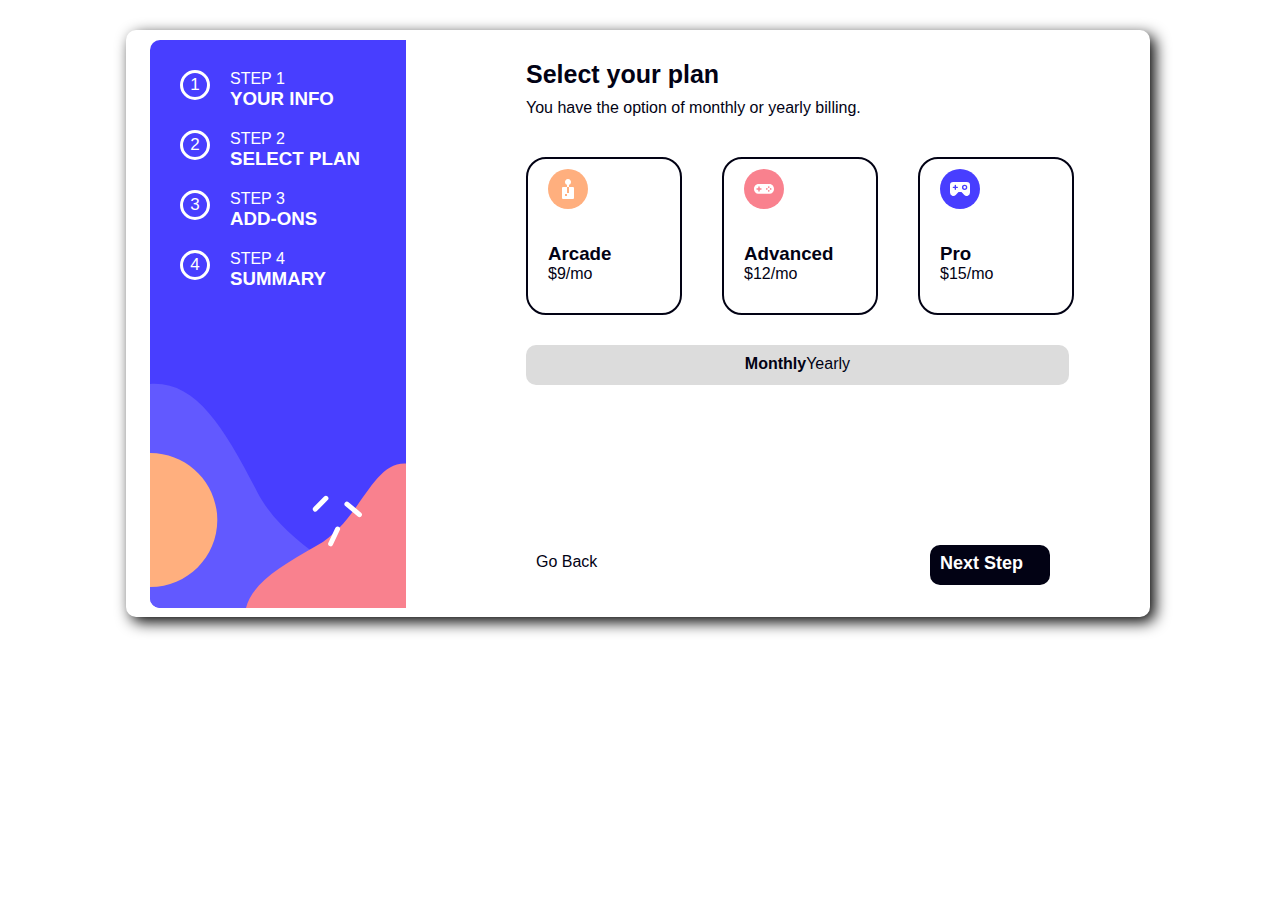
<file: index.html>
<!DOCTYPE html>
<html lang="en">
<head>
    <meta charset="UTF-8">
    <meta http-equiv="X-UA-Compatible" content="IE=edge">
    <meta name="viewport" content="width=device-width, initial-scale=1.0">
    <title>Challange</title>
    <link rel="stylesheet" href="index.css">
</head>
<body>
    <div class="container">
       
        <div class="container2">
            <h1>Select your plan</h1>
            <p>You have the option of monthly or yearly billing.</p>
            <div class="card">
                <div class="card1">
                <img src="./images/icon-arcade.svg" alt="">
                <h3>Arcade</h3>
                <p>$9/mo</p>
                    
                </div>
                <div class="card1">
                    <img src="./images/icon-advanced.svg" alt="">
                    <h3>Advanced</h3>
                    <p>$12/mo</p>
                </div>
                <div class="card1">
                    <img src="./images/icon-pro.svg" alt="">
                    <h3>Pro</h3>
                    <p>$15/mo</p>
                </div>
            </div>
            <div class="yearly"><strong>Monthly</strong><span>Yearly</span></div>
            <div class="foot">
                <a href="./page.html" style="background: none;font-size: 16px;
                 font-weight: 400; color: rgb(2, 2, 20);" >Go Back</a> 
                <a href="./thank.html">Next Step</a> 
            </div>
        </div>
        <div class="container1">
            <div class="steps">
             <div class="step1"><span><a href="./page.html">1</a></span><strong><p>STEP 1</p><h3>YOUR INFO</h3></strong></div>
             <div class="step1"><span><a href="./index.html">2</a></span><strong><p>STEP 2</p><h3>SELECT PLAN</h3></strong></div>
             <div class="step1"><span><a href="">3</a></span><strong><p>STEP 3</p><h3>ADD-ONS</h3></strong></div>
             <div class="step1"><span><a href="thank.html">4</a></span><strong><p>STEP 4</p><h3>SUMMARY</h3></strong></div>
            </div> 
         </div>
    </div>
</body>
</html>
</file>
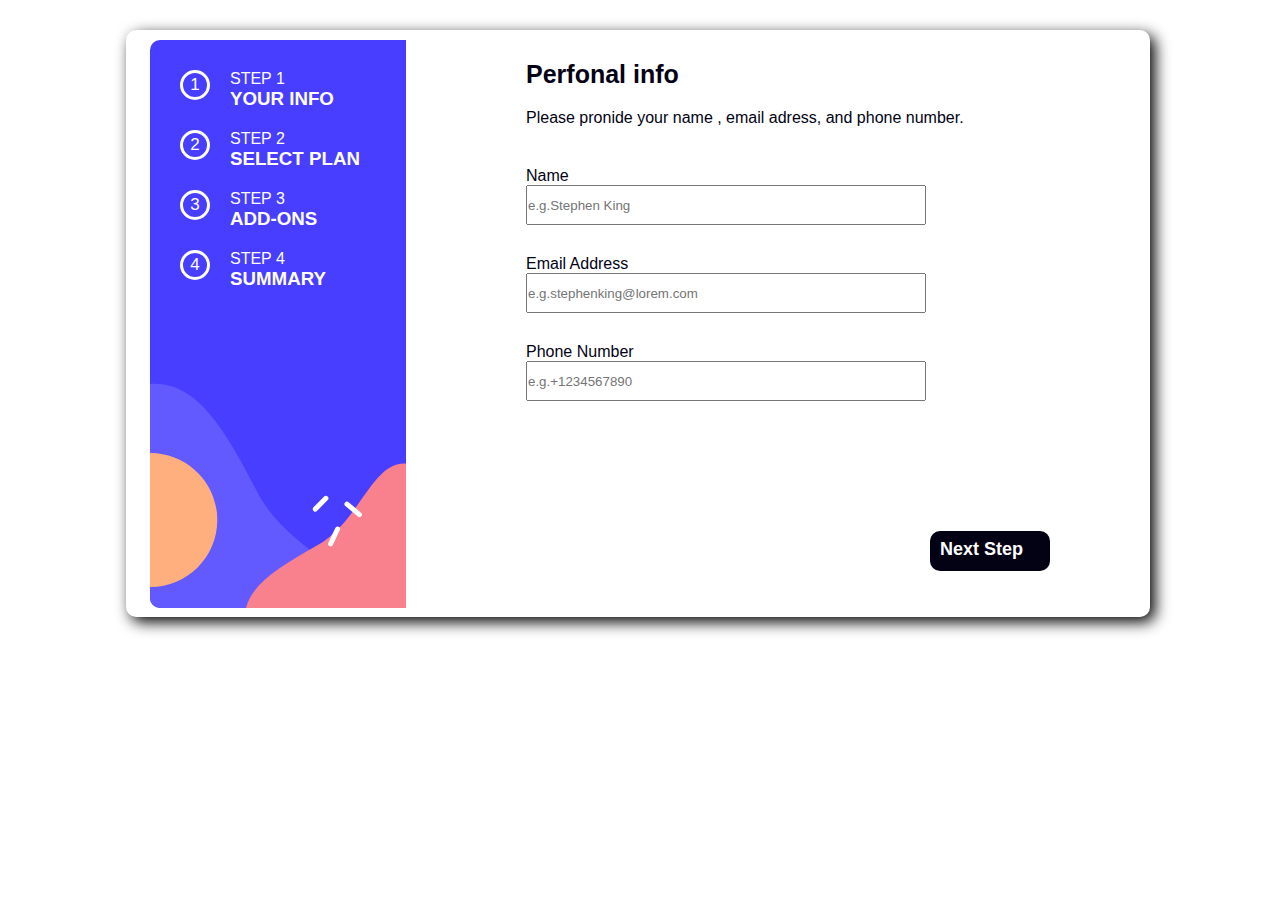
<file: page.html>
<!DOCTYPE html>
<html lang="en">
<head>
    <meta charset="UTF-8">
    <meta http-equiv="X-UA-Compatible" content="IE=edge">
    <meta name="viewport" content="width=device-width, initial-scale=1.0">
    <title>Challenge</title>
    <link rel="stylesheet" href="./index.css">
</head>
<body>
    <div class="container">
    <div class="container3">
        <h1>Perfonal info</h1>
        <p>Please pronide your name , email adress, and phone number.</p>
       <form ><p>Name</p> 
        <input type="text" placeholder="e.g.Stephen King">
         <p>Email Address</p>
        <input type="text"  placeholder="e.g.stephenking@lorem.com">
        <p>Phone Number</p> 
        <input type="number" placeholder="e.g.+1234567890"> <br>
        <a href="./index.html">Next Step</a> 
    </form> 
    </div>
    <div class="container1">
        <div class="steps">
         <div class="step1"><span><a href="./page.html">1</a></span><strong><p>STEP 1</p><h3>YOUR INFO</h3></strong></div>
         <div class="step1"><span><a href="index.html">2</a></span><strong><p>STEP 2</p><h3>SELECT PLAN</h3></strong></div>
         <div class="step1"><span><a href="">3</a></span><strong><p>STEP 3</p><h3>ADD-ONS</h3></strong></div>
         <div class="step1"><span><a href="thank.html">4</a></span><strong><p>STEP 4</p><h3>SUMMARY</h3></strong></div>
        </div> 
     </div> </div>
</body>
</html>
</file>
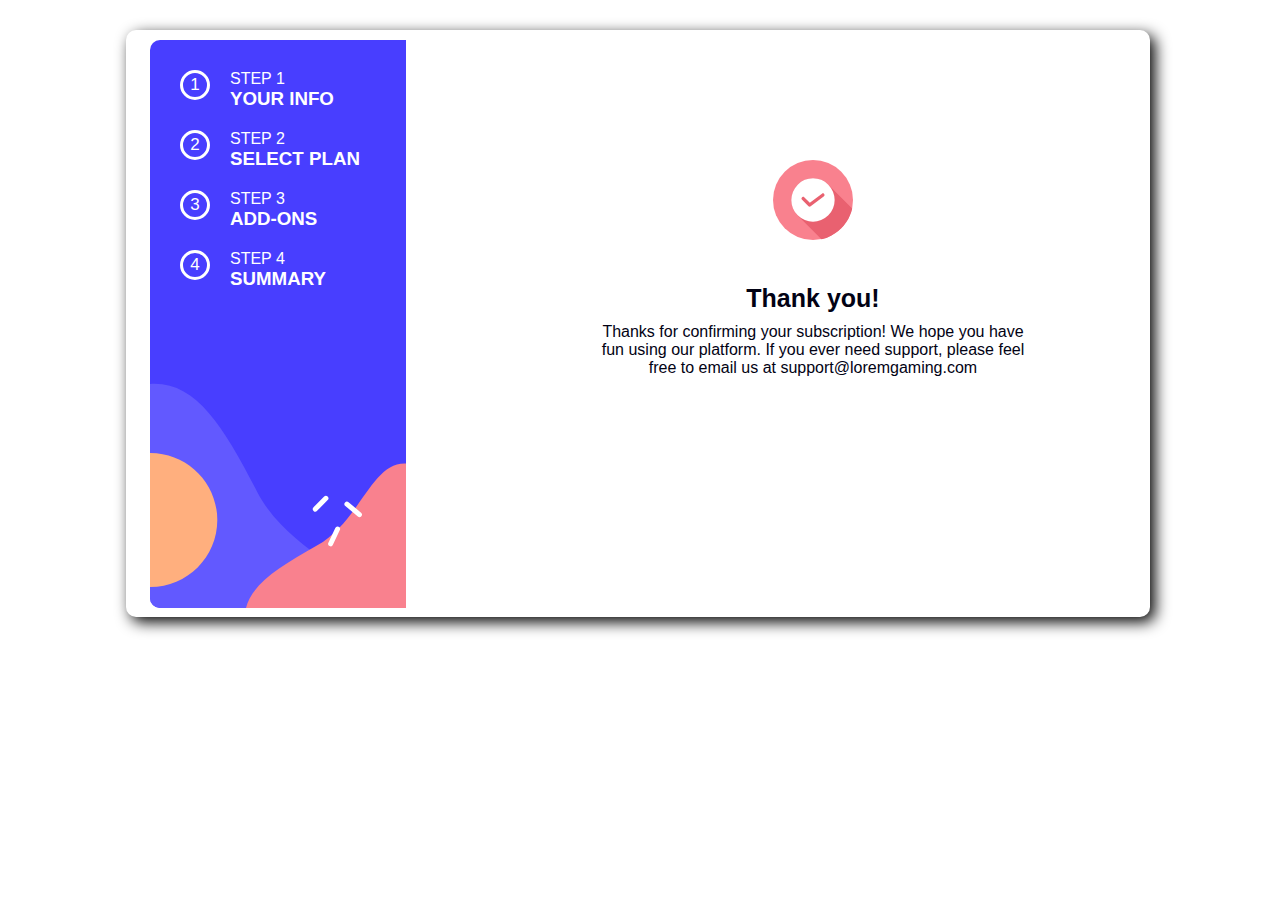
<file: thank.html>
<!DOCTYPE html>
<html lang="en">
<head>
    <meta charset="UTF-8">
    <meta http-equiv="X-UA-Compatible" content="IE=edge">
    <meta name="viewport" content="width=device-width, initial-scale=1.0">
    <title>Challange</title>
    <link rel="stylesheet" href="./index.css">
</head>
<body>
    <div class="container">
     <div class="container4">
            <img src="./images/icon-thank-you.svg" alt="">
            <h1>Thank you!</h1>
            <p>Thanks for confirming your subscription! We hope you have <br>
            fun using our platform. If you ever need support, please feel <br>
            free to email us at support@loremgaming.com</p>
        </div>
        <div class="container1">
        <div class="steps">
         <div class="step1"><span><a href="./page.html">1</a></span><strong><p>STEP 1</p><h3>YOUR INFO</h3></strong></div>
         <div class="step1"><span><a href="index.html">2</a></span><strong><p>STEP 2</p><h3>SELECT PLAN</h3></strong></div>
         <div class="step1"><span><a href="">3</a></span><strong><p>STEP 3</p><h3>ADD-ONS</h3></strong></div>
         <div class="step1"><span><a href="thank.html">4</a></span><strong><p>STEP 4</p><h3>SUMMARY</h3></strong></div>
        </div> 
    </div>  </div>
</body>
</html>
</file>
<file: index.css>
*{
    margin: 0;
    padding: 0;
    box-sizing: border-box;
}
.container{
    width: 100%;
    font-family: Verdana, Geneva, Tahoma, sans-serif;
    position: relative;
    
}
.container1{
    width: 20%;
    background-image: url(./images/bg-sidebar-desktop.svg);
    height: 568px;
    padding-left: 30px;
    padding-top: 30px;
    position: absolute;
    top: 40px;
   left: 150px;
}
.steps{
    display: block; 
}
.step1 {
    display: flex;
    gap: 20px;
    padding-bottom: 20px; color: white;
}
.step1 strong p{
    font-weight: 300;
}
.step1 strong h3{
    font-weight: 700;
}
.step1 span{
    padding-top: 2px;
    border: 3px solid white;
    color: white;
    border-radius: 50%;
    height: 30px;
    width: 30px;
   text-align: center;

}
.step1 span a{
    color: white;
    text-decoration: none;
    font-size: 17px;
    
}
.card {
    padding-top: 40px;
    display: flex;
    gap: 40px; 
}
.container2 {
    border-radius: 10px;
    height: 587px;
    padding-left: 400px;
    float: right;
    background-color: white;
    width: 80%;
    position: relative;
    padding-top: 30px;
    color:  rgb(2, 2, 20);
    margin-right: 130px;
    margin-top: 30px;
    box-shadow: 5px 5px 15px  black;
}
.yearly{
    background-color: gainsboro;
    height: 40px;
    width: 87%;
    border-radius: 10px;
    margin-top: 30px;
    padding-top: 10px;
    text-align: center;
}
.card1{
    width: 25%;
    height: 40%;
    padding: 10px 10px 30px 20px;
    border: 2px solid rgb(2, 2, 20);
    border-radius: 20px;
}
.card1 img{
    padding-bottom: 30px;
}
.container h1{
    font-size: 25px;
    padding-bottom: 10px;
    color: rgb(2, 2, 20); ;
}
.card1:hover{
    background-color: whitesmoke;
}
.foot{
    display: flex;
    justify-content: space-between;
    margin-right: 100px;
    margin-top: 160px;
}
.foot a{
    width: 120px;
    height: 40px;
    padding-top: 8px;
    padding-left: 10px;
    color: white;
    font-weight: bold;
    font-size: 18px;
    border-radius: 10px;
    background-color:  rgb(2, 2, 20);
    border: none;
    text-decoration: none;
}
.foot a:hover{
    background-color: gainsboro;
    color: rgb(2, 2, 20); ;
}
.container3{
    border-radius: 10px;
    height: 587px;
    padding-left: 400px; 
    width: 80%;
    float: right;
    position: relative;
    padding-top: 30px;
    color:  rgb(2, 2, 20);
    margin-right: 130px;
    margin-top: 30px;
    background-color: white;
    box-shadow: 5px 5px 15px  black;
    font-family: Verdana, Geneva, Tahoma, sans-serif;
}
.container3 form input{
    width: 400px;
    height: 40px;
    margin-bottom: 30px;
}
form a{
width: 120px;
height: 40px;
margin-right: 100px;
margin-top: 100px;
text-decoration: none;
padding-top: 8px;
padding-left: 10px;
font-size: 18px;
background:  rgb(2, 2, 20);
float: right;
font-weight: bold;
color: white;
border: none;
border-radius: 10px;
}
form a:hover{
    background-color: gainsboro;
    color:  rgb(2, 2, 20);;
}
form{
    padding-top: 40px;
}
.container3 h1{
    padding-bottom: 20px;
}
.container4{
    border-radius: 10px;
    height: 587px;
    padding-left: 350px;
    float: right;
    background-color:white;
    width: 80%;
    position: relative;
    box-shadow: 5px 5px 15px  black;
    text-align: center;
    padding-top: 30px;
    color:  rgb(2, 2, 20);
    margin-right: 130px;
    margin-top: 30px; 
}
.container4 img{
    padding-top: 100px;
}
.container4 h1{
    padding-top: 40px;
}
@media screen and (max-width:500px) {
.container1{
    background-image: url(./images/bg-sidebar-mobile.svg);
    background-repeat: no-repeat;
    position: absolute;
   left: 0px;
   width: 100%;
   margin-top: -40px;
   padding-left: 10px;
}
.steps{
    display: flex;
 margin-left: 60px;
    
}
.steps strong{
    display: none;
}
.container{
    position: relative;
    background-color: whitesmoke;
}
.step1{
    display: block;
    
}
.step1 span{
    padding-top: 0px;
    padding-left: 10px;
    display: flex;
    height: 40px;
    position: relative;
    margin-left: 10px;
    width: 40px;
    align-items: center;

}
.container4{
   margin-right: 10px;
    width: 94%;
    padding-left: 20px;
    z-index: 1;
    padding-left: 10px;
   height: 450px;
  padding-top: 0px;
  margin-top: 100px;
  padding-bottom: 100px;
}
.container4 p{
    flex-wrap: wrap;
    padding-left: 10px;
    padding-right: 10px;
}
.container3{
    margin-right: 10px;
    width: 94%;
    padding-left: 20px;
    z-index: 1;
    padding-left: 10px;
   height: 450px;
  padding-top: 0px;
  margin-top: 100px;
  padding-bottom: 100px;  
}
.container3 form input{
    width: 300px;

}
form {
    padding-left: 10px;
}
form a{
    margin-right: 10px;
}
.container2{
    margin-right: 10px;
    width: 94%;
    padding-left: 20px;
    z-index: 1;
    padding-left: 10px;
   /* height: 450px; */
  padding-top: 10px;
  margin-top: 100px;
  padding-bottom: 100px;
}
.card{
    display: block;
    padding-top: 20px;
}
.card1{
    width: 318px;
    height: 120px;
    margin-bottom: 10px;
}
.card1 img{
    padding-bottom: 15px;
}
.foot{
    margin-top: 50px;
    margin-right: 10px;
}
}
</file>
